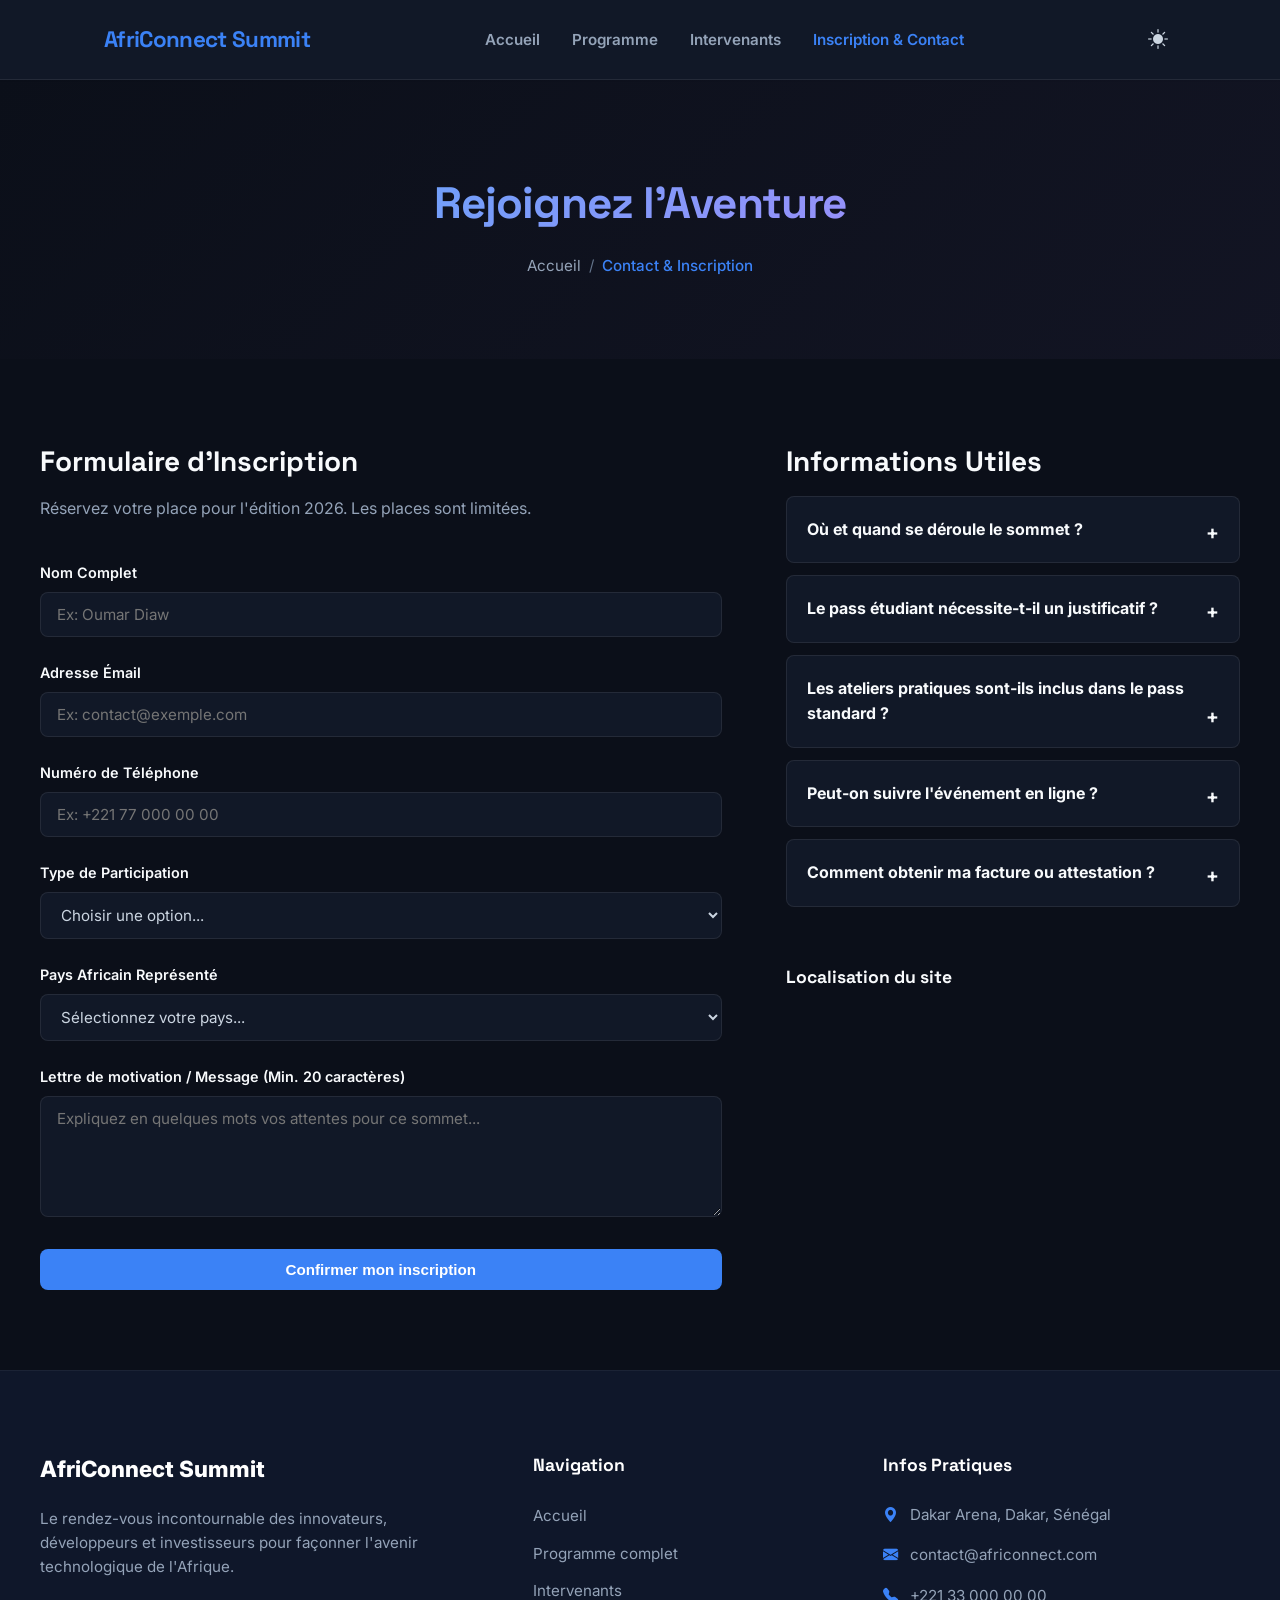
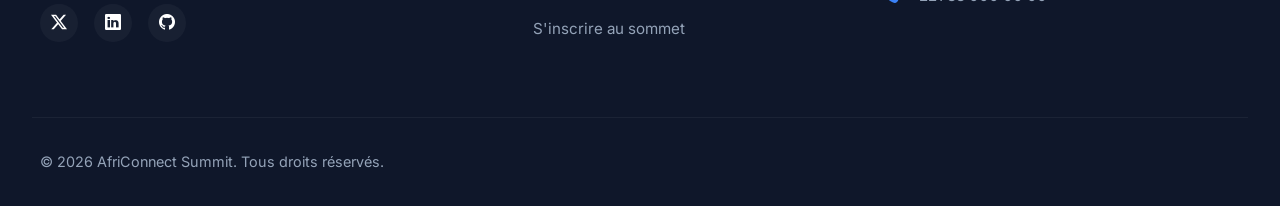
<file: contact.html>
<!DOCTYPE html>
<html lang="fr">

<head>
    <meta charset="UTF-8">
    <meta name="viewport" content="width=device-width, initial-scale=1.0">
    <title>Contact | AfriConnect Summit</title>
    <link rel="preconnect" href="https://fonts.googleapis.com">
    <link rel="preconnect" href="https://fonts.gstatic.com" crossorigin>
    <link
        href="https://fonts.googleapis.com/css2?family=Inter:wght@400;600;700;800;900&family=Space+Grotesk:wght@400;600;700&display=swap"
        rel="stylesheet">
    <link rel="stylesheet" href="https://cdn.jsdelivr.net/npm/bootstrap-icons@1.11.3/font/bootstrap-icons.min.css">
    <link rel="stylesheet" href="css/style.css">
</head>

<body>
    <header class="main-header">
        <!-- NAVBAR -->
        <nav class="navbar" aria-label="Navigation principale">
            <a class="navbar-brand" href="index.html">AfriConnect Summit</a>
            <ul class="nav-links">
                <li><a class="nav-link" href="index.html">Accueil</a></li>
                <li><a class="nav-link" href="programme.html">Programme</a></li>
                <li><a class="nav-link" href="intervenants.html">Intervenants</a></li>
                <li><a class="nav-link active" href="contact.html">Inscription & Contact</a></li>
            </ul>
            <div class="nav-actions">
                <button id="theme-toggle" aria-label="Changer de thème"><i class="bi bi-moon-fill"></i></button>
                <button id="hamburger-menu" aria-label="Ouvrir le menu mobile" aria-expanded="false">
                    <i class="bi bi-list"></i>
                </button>
            </div>
        </nav>
    </header>
    <main>
        <section class="internal-hero">
            <!-- HERO -->
            <div class="internal-hero-container">
                <h1>Rejoignez l'Aventure</h1>
                <nav class="breadcrumb" aria-label="Fil d'Ariane">
                    <ol>
                        <li><a href="index.html">Accueil</a></li>
                        <li aria-current="page">Contact & Inscription</li>
                    </ol>
                </nav>
            </div>
        </section>
        <section class="contact-section">
            <div class="contact-container">
                <!-- FORMULAIRE -->
                <div class="contact-form-column">
                    <h2>Formulaire d'Inscription</h2>
                    <p>Réservez votre place pour l'édition 2026. Les places sont limitées.</p>
                    <form id="registration-form" novalidate>
                        <div id="form-success-message" class="success-box">
                            <i class="bi bi-check-circle-fill"></i> Inscription validée avec succès ! Un e-mail de
                            confirmation vous a été envoyé.
                        </div>
                        <div class="form-group">
                            <label for="fullname">Nom Complet </label>
                            <input type="text" id="fullname" name="fullname" required placeholder="Ex: Oumar Diaw">
                            <span class="error-msg" id="error-fullname"></span>
                        </div>
                        <div class="form-group">
                            <label for="email">Adresse Émail</label>
                            <input type="email" id="email" name="email" required placeholder="Ex: contact@exemple.com">
                            <span class="error-msg" id="error-email"></span>
                        </div>
                        <div class="form-group">
                            <label for="phone">Numéro de Téléphone </label>
                            <input type="tel" id="phone" name="phone" required placeholder="Ex: +221 77 000 00 00">
                            <span class="error-msg" id="error-phone"></span>
                        </div>
                        <div class="form-group">
                            <label for="ticket-type">Type de Participation</label>
                            <select id="ticket-type" name="ticket-type" required>
                                <option value="" disabled selected>Choisir une option...</option>
                                <option value="standard">Pass Standard (Accès conférences)</option>
                                <option value="premium">Pass Premium (Ateliers + Networking)</option>
                                <option value="student">Pass Étudiant (Tarif réduit)</option>
                            </select>
                            <span class="error-msg" id="error-ticket-type"></span>
                        </div>
                        <div class="form-group">
                            <label for="country">Pays Africain Représenté</label>
                            <select id="country" name="country" required>
                                <option value="" disabled selected>Sélectionnez votre pays...</option>
                                <option value="SN">Sénégal</option>
                                <option value="CI">Côte d'Ivoire</option>
                                <option value="GH">Ghana</option>
                                <option value="CM">Cameroun</option>
                                <option value="MA">Maroc</option>
                                <option value="TN">Tunisie</option>
                                <option value="GN">Guinée</option>
                                <option value="NG">Nigeria</option>
                                <option value="CG">Congo</option>
                                <option value="BF">Burkina Faso</option>
                            </select>
                            <span class="error-msg" id="error-country"></span>
                        </div>
                        <div class="form-group">
                            <label for="motivation">Lettre de motivation / Message (Min. 20 caractères)</label>
                            <textarea id="motivation" name="motivation" rows="5" required
                                placeholder="Expliquez en quelques mots vos attentes pour ce sommet..."></textarea>
                            <span class="error-msg" id="error-motivation"></span>
                        </div>
                        <button type="submit" class="btn btn-primary btn-full">Confirmer mon inscription</button>
                    </form>
                </div>
                <!-- FAQ -->
                <div class="contact-info-column">
                    <h2>Informations Utiles</h2>
                    <div class="faq-accordion">
                        <div class="faq-item">
                            <input type="checkbox" id="faq-1" class="faq-toggle">
                            <label for="faq-1" class="faq-title">Où et quand se déroule le sommet ?</label>
                            <div class="faq-content">
                                <p>L'événement se tiendra du 29 au 31 octobre 2026 à la Dakar Arena au Sénégal.</p>
                            </div>
                        </div>
                        <div class="faq-item">
                            <input type="checkbox" id="faq-2" class="faq-toggle">
                            <label for="faq-2" class="faq-title">Le pass étudiant nécessite-t-il un justificatif
                                ?</label>
                            <div class="faq-content">
                                <p>Oui, une carte d'étudiant valide ou un certificat de scolarité de l'année en cours
                                    sera demandé à l'entrée.</p>
                            </div>
                        </div>
                        <div class="faq-item">
                            <input type="checkbox" id="faq-3" class="faq-toggle">
                            <label for="faq-3" class="faq-title">Les ateliers pratiques sont-ils inclus dans le pass
                                standard ?</label>
                            <div class="faq-content">
                                <p>Non, l'accès aux laboratoires techniques et aux ateliers nécessite un Pass Premium ou
                                    Étudiant.</p>
                            </div>
                        </div>
                        <div class="faq-item">
                            <input type="checkbox" id="faq-4" class="faq-toggle">
                            <label for="faq-4" class="faq-title">Peut-on suivre l'événement en ligne ?</label>
                            <div class="faq-content">
                                <p>L'édition 2026 se déroule exclusivement en présentiel pour favoriser les opportunités
                                    de réseautage.</p>
                            </div>
                        </div>
                        <div class="faq-item">
                            <input type="checkbox" id="faq-5" class="faq-toggle">
                            <label for="faq-5" class="faq-title">Comment obtenir ma facture ou attestation ?</label>
                            <div class="faq-content">
                                <p>Elle vous sera automatiquement transmise par e-mail immédiatement après la validation
                                    de votre formulaire.</p>
                            </div>
                        </div>
                    </div>
                    <div class="map-wrapper">
                        <h3>Localisation du site</h3>
                        <iframe
                            src="https://www.google.com/maps/embed?pb=!1m18!1m12!1m3!1d3858.941913075276!2d-17.227264823932402!3d14.715978974347783!2m3!1f0!2f0!3f0!3m2!1i1024!2i768!4f13.1!3m3!1m2!1s0xec1938fae5c3e55%3A0x7770bc143ea312b9!2sDakar%20Arena!5e0!3m2!1sfr!2ssn!4v1710000000000!5m2!1sfr!2ssn"
                            width="100%" height="250" style="border:0; border-radius: 8px;" allowfullscreen=""
                            loading="lazy" referrerpolicy="no-referrer-when-downgrade">
                        </iframe>
                    </div>
                </div>
            </div>
        </section>
    </main>
    <!-- FOOTER -->
    <footer class="main-footer">
        <div class="footer-container">
            <div class="footer-column branding">
                <span class="footer-logo">AfriConnect Summit</span>
                <p class="footer-desc">
                    Le rendez-vous incontournable des innovateurs, développeurs et investisseurs pour façonner l'avenir
                    technologique de l'Afrique.
                </p>
                <div class="social-links">
                    <a href="https://twitter.com" target="_blank" rel="noopener"
                        aria-label="Suivre AfriConnect sur X (Twitter)">
                        <i class="bi bi-twitter-x"></i>
                    </a>
                    <a href="https://linkedin.com" target="_blank" rel="noopener"
                        aria-label="Suivre AfriConnect sur LinkedIn">
                        <i class="bi bi-linkedin"></i>
                    </a>
                    <a href="https://github.com" target="_blank" rel="noopener"
                        aria-label="Voir le dépôt GitHub de l'événement">
                        <i class="bi bi-github"></i>
                    </a>
                </div>
            </div>
            <div class="footer-column links">
                <h3>Navigation</h3>
                <ul class="footer-menu">
                    <li><a href="index.html">Accueil</a></li>
                    <li><a href="programme.html">Programme complet</a></li>
                    <li><a href="intervenants.html">Intervenants</a></li>
                    <li><a href="contact.html">S'inscrire au sommet</a></li>
                </ul>
            </div>
            <div class="footer-column contact-info">
                <h3>Infos Pratiques</h3>
                <ul class="contact-list">
                    <li>
                        <i class="bi bi-geo-alt-fill" aria-hidden="true"></i>
                        <span>Dakar Arena, Dakar, Sénégal</span>
                    </li>
                    <li>
                        <i class="bi bi-envelope-fill" aria-hidden="true"></i>
                        <a href="mailto:contact@africonnect.com">contact@africonnect.com</a>
                    </li>
                    <li>
                        <i class="bi bi-telephone-fill" aria-hidden="true"></i>
                        <a href="tel:+221330000000">+221 33 000 00 00</a>
                    </li>
                </ul>
            </div>
        </div>
        <div class="footer-bottom">
            <div class="footer-bottom-container">
                <p>&copy; <span id="current-year"></span> AfriConnect Summit. Tous droits réservés.</p>
                <button id="scroll-top" class="scroll-to-top" aria-label="Retourner en haut de la page">
                    <i class="bi bi-arrow-up-short" aria-hidden="true"></i>
                </button>
            </div>
        </div>
    </footer>
    <script src="js/main.js"></script>
</body>

</html>
</file>
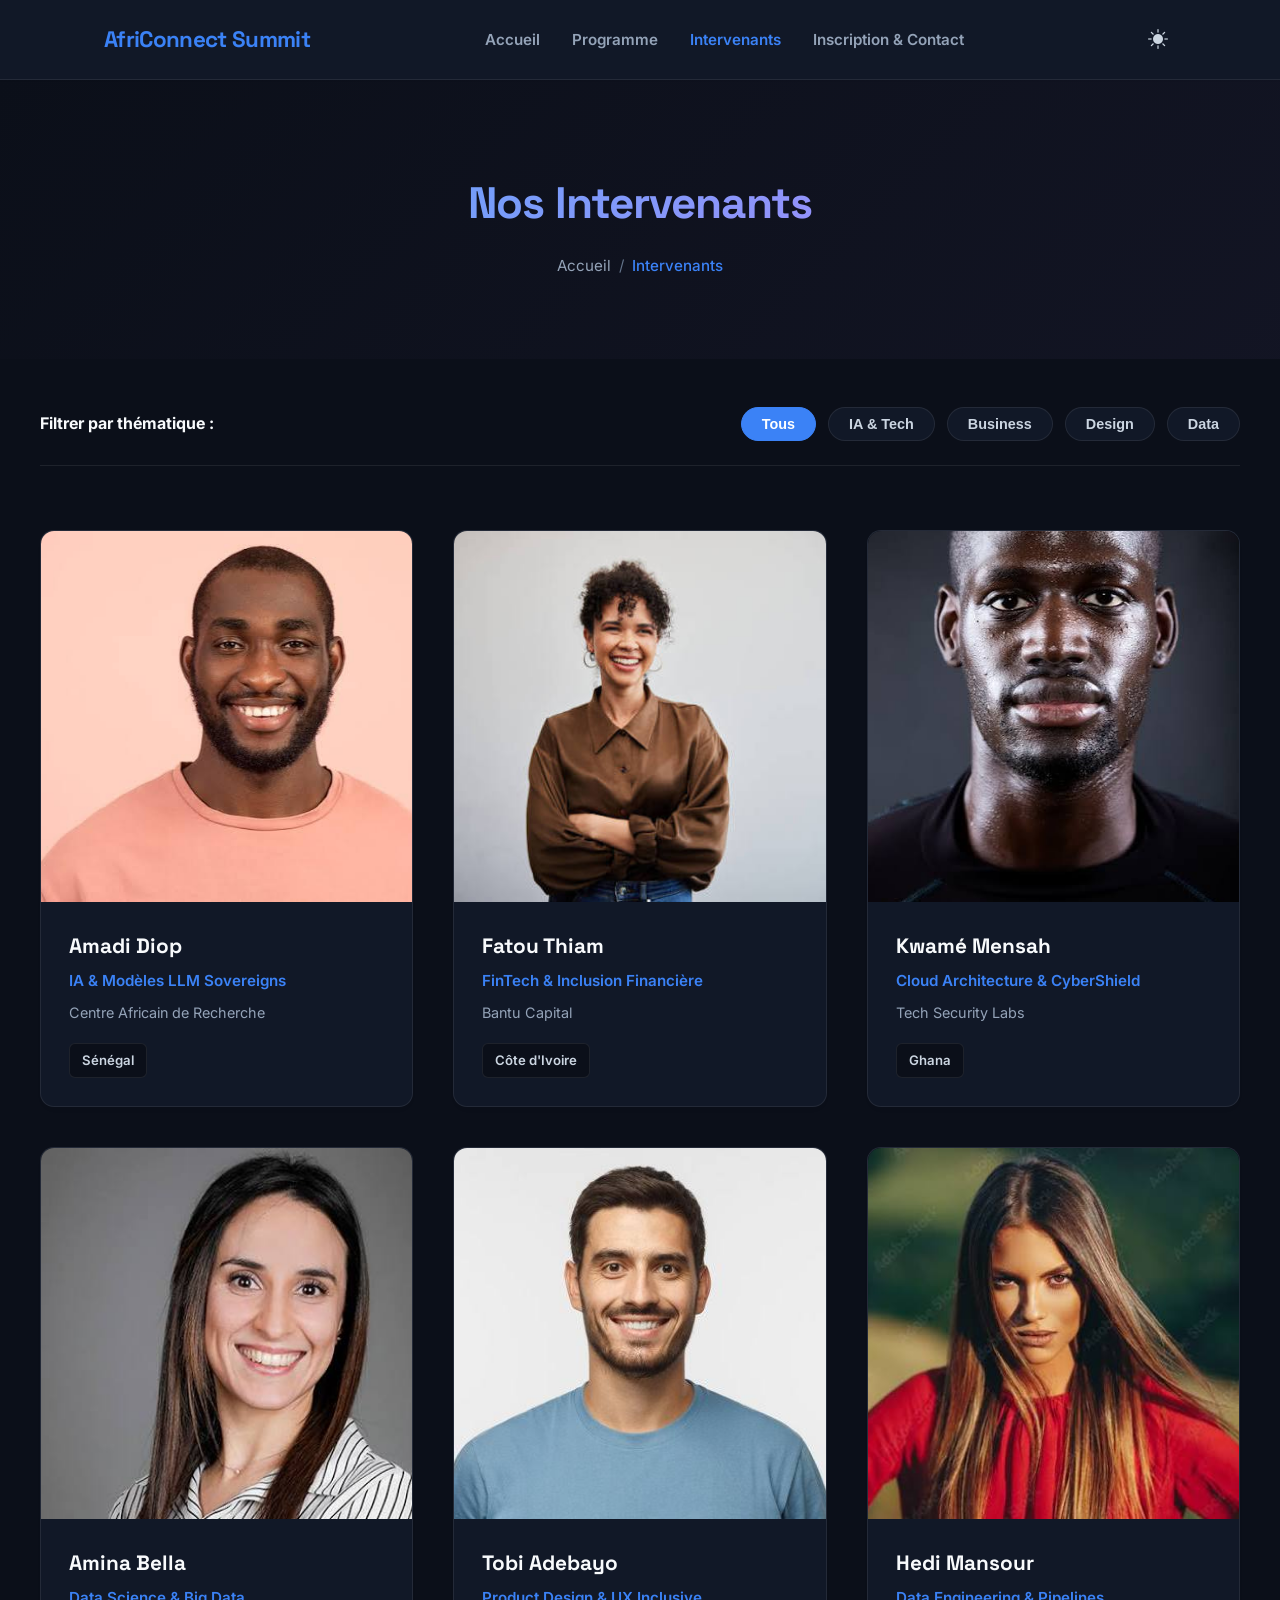
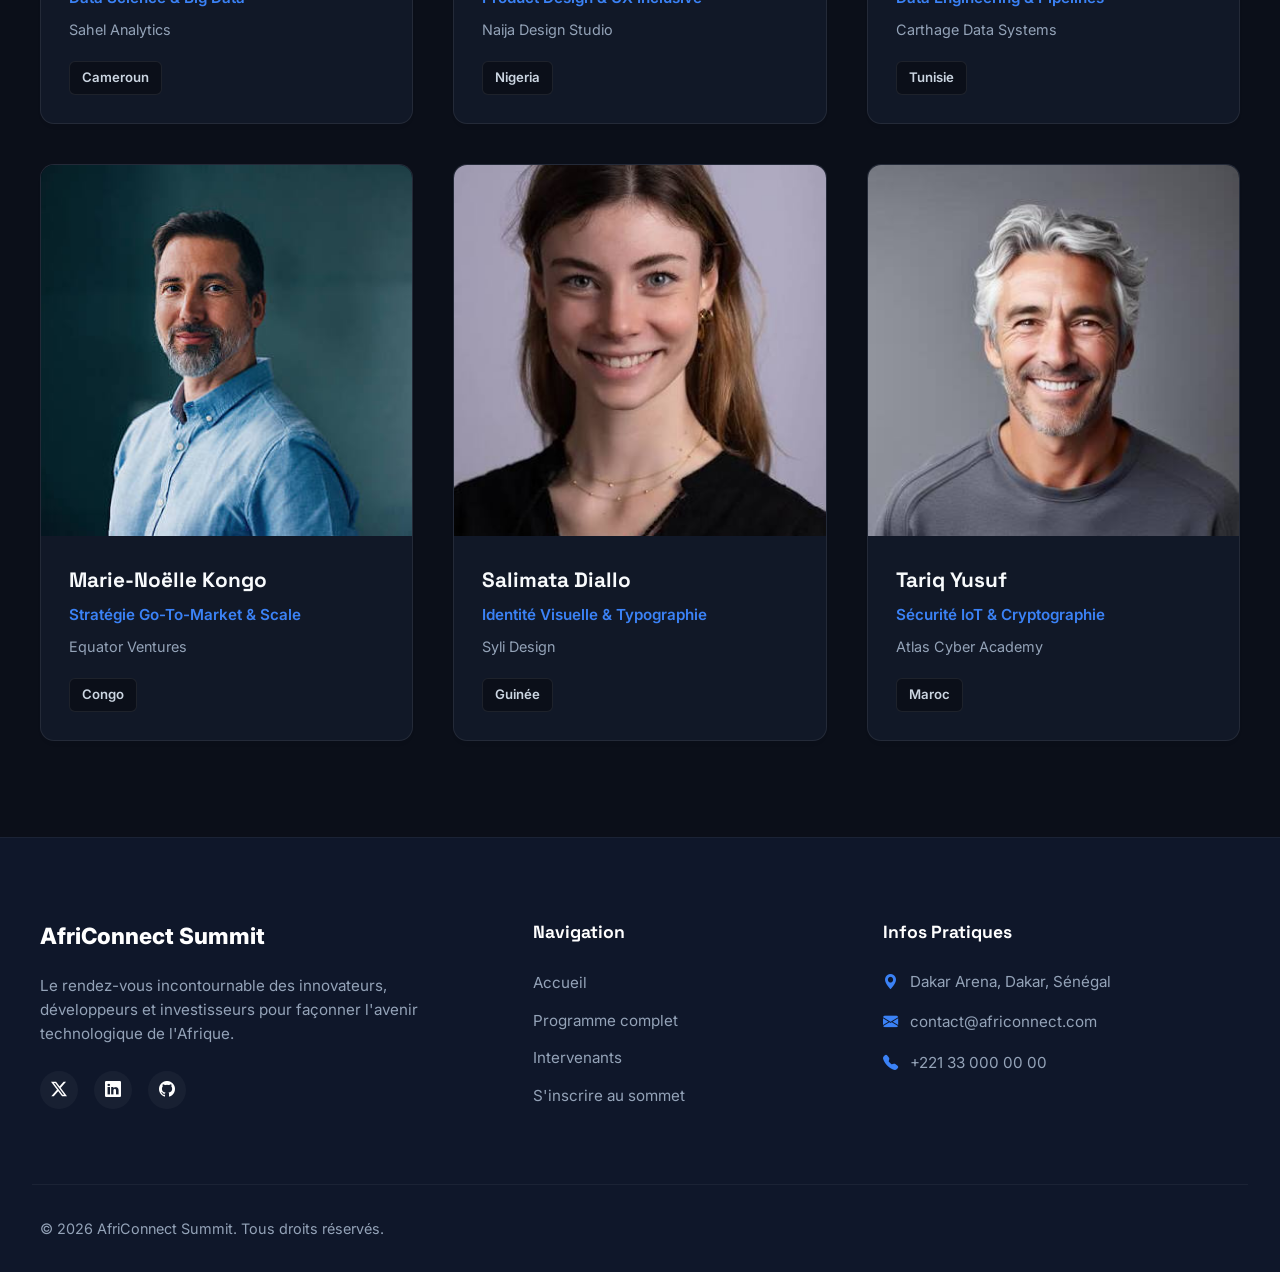
<file: intervenants.html>
<!DOCTYPE html>
<html lang="fr">

<head>
    <meta charset="UTF-8">
    <meta name="viewport" content="width=device-width, initial-scale=1.0">
    <title>Intervenants | AfriConnect Summit</title>
    <link rel="preconnect" href="https://fonts.googleapis.com">
    <link rel="preconnect" href="https://fonts.gstatic.com" crossorigin>
    <link
        href="https://fonts.googleapis.com/css2?family=Inter:wght@400;600;700;800;900&family=Space+Grotesk:wght@400;600;700&display=swap"
        rel="stylesheet">
    <link rel="stylesheet" href="https://cdn.jsdelivr.net/npm/bootstrap-icons@1.11.3/font/bootstrap-icons.min.css">
    <link rel="stylesheet" href="css/style.css">
</head>

<body>
    <header class="main-header">
        <!-- NAVBAR -->
        <nav class="navbar" aria-label="Navigation principale">
            <a class="navbar-brand" href="index.html">AfriConnect Summit</a>
            <ul class="nav-links">
                <li><a class="nav-link" href="index.html">Accueil</a></li>
                <li><a class="nav-link" href="programme.html">Programme</a></li>
                <li><a class="nav-link active" href="intervenants.html">Intervenants</a></li>
                <li><a class="nav-link" href="contact.html">Inscription & Contact</a></li>
            </ul>
            <div class="nav-actions">
                <button id="theme-toggle" aria-label="Changer de thème">
                    <i class="bi bi-moon-fill"></i>
                </button>
                <button id="hamburger-menu" aria-label="Ouvrir le menu mobile" aria-expanded="false">
                    <i class="bi bi-list"></i>
                </button>
            </div>
        </nav>
    </header>
    <main>
        <!-- HERO -->
        <section class="internal-hero">
            <div class="internal-hero-container">
                <h1>Nos Intervenants</h1>
                <nav class="breadcrumb" aria-label="Fil d'Ariane">
                    <ol>
                        <li><a href="index.html">Accueil</a></li>
                        <li aria-current="page">Intervenants</li>
                    </ol>
                </nav>
            </div>
        </section>

        <section class="filter-section">
            <!-- FILTRAGE -->
            <div class="filter-container">
                <p class="filter-title">Filtrer par thématique :</p>
                <div class="filter-buttons">
                    <button class="filter-btn active" data-filter="all">Tous</button>
                    <button class="filter-btn" data-filter="ia-tech">IA & Tech</button>
                    <button class="filter-btn" data-filter="business">Business</button>
                    <button class="filter-btn" data-filter="design">Design</button>
                    <button class="filter-btn" data-filter="data">Data</button>
                </div>
            </div>
        </section>
        <section class="speakers-section">
            <!-- INTERVENANTS -->
            <div class="speakers-section-container">
                <div class="speakers-grid">
                    <article class="speaker-card-full fade-in-scroll" data-category="ia-tech">
                        <div class="speaker-img-box">
                            <img src="images/photo1.jpg" alt="Photo de Amadi Diop, Expert en Intelligence Artificielle">
                        </div>
                        <div class="speaker-details">
                            <h3>Amadi Diop</h3>
                            <span class="speaker-spec">IA & Modèles LLM Sovereigns</span>
                            <p class="speaker-org">Centre Africain de Recherche</p>
                            <span class="speaker-tag">Sénégal</span>
                        </div>
                    </article>
                    <article class="speaker-card-full fade-in-scroll" data-category="business">
                        <div class="speaker-img-box">
                            <img src="images/photo2.jpg" alt="Photo de Fatou Thiam, Fondatrice FinTech">
                        </div>
                        <div class="speaker-details">
                            <h3>Fatou Thiam</h3>
                            <span class="speaker-spec">FinTech & Inclusion Financière</span>
                            <p class="speaker-org">Bantu Capital</p>
                            <span class="speaker-tag">Côte d'Ivoire</span>
                        </div>
                    </article>
                    <article class="speaker-card-full fade-in-scroll" data-category="ia-tech">
                        <div class="speaker-img-box">
                            <img src="images/photo3.jpg" alt="Photo de Kwamé Mensah, Architecte Sécurité">
                        </div>
                        <div class="speaker-details">
                            <h3>Kwamé Mensah</h3>
                            <span class="speaker-spec">Cloud Architecture & CyberShield</span>
                            <p class="speaker-org">Tech Security Labs</p>
                            <span class="speaker-tag">Ghana</span>
                        </div>
                    </article>
                    <article class="speaker-card-full fade-in-scroll" data-category="data">
                        <div class="speaker-img-box">
                            <img src="images/photo4.jpg" alt="Photo de Amina Bella, Spécialiste Data">
                        </div>
                        <div class="speaker-details">
                            <h3>Amina Bella</h3>
                            <span class="speaker-spec">Data Science & Big Data</span>
                            <p class="speaker-org">Sahel Analytics</p>
                            <span class="speaker-tag">Cameroun</span>
                        </div>
                    </article>
                    <article class="speaker-card-full fade-in-scroll" data-category="design">
                        <div class="speaker-img-box">
                            <img src="images/photo5.jpg" alt="Photo de Tobi Adebayo, UI/UX Designer">
                        </div>
                        <div class="speaker-details">
                            <h3>Tobi Adebayo</h3>
                            <span class="speaker-spec">Product Design & UX Inclusive</span>
                            <p class="speaker-org">Naija Design Studio</p>
                            <span class="speaker-tag">Nigeria</span>
                        </div>
                    </article>
                    <article class="speaker-card-full fade-in-scroll" data-category="data">
                        <div class="speaker-img-box">
                            <img src="images/photo6.jpg" alt="Photo de Hedi Mansour, Ingénieur de données">
                        </div>
                        <div class="speaker-details">
                            <h3>Hedi Mansour</h3>
                            <span class="speaker-spec">Data Engineering & Pipelines</span>
                            <p class="speaker-org">Carthage Data Systems</p>
                            <span class="speaker-tag">Tunisie</span>
                        </div>
                    </article>
                    <article class="speaker-card-full fade-in-scroll" data-category="business">
                        <div class="speaker-img-box">
                            <img src="images/photo7.jpg" alt="Photo de Marie-Noëlle Kongo, Consultante Stratégie">
                        </div>
                        <div class="speaker-details">
                            <h3>Marie-Noëlle Kongo</h3>
                            <span class="speaker-spec">Stratégie Go-To-Market & Scale</span>
                            <p class="speaker-org">Equator Ventures</p>
                            <span class="speaker-tag">Congo</span>
                        </div>
                    </article>
                    <article class="speaker-card-full fade-in-scroll" data-category="design">
                        <div class="speaker-img-box">
                            <img src="images/photo8.jpg" alt="Photo de Salimata Diallo, Brand Strategy Designer">
                        </div>
                        <div class="speaker-details">
                            <h3>Salimata Diallo</h3>
                            <span class="speaker-spec">Identité Visuelle & Typographie</span>
                            <p class="speaker-org">Syli Design</p>
                            <span class="speaker-tag">Guinée</span>
                        </div>
                    </article>
                    <article class="speaker-card-full fade-in-scroll" data-category="ia-tech">
                        <div class="speaker-img-box">
                            <img src="images/photo9.jpg" alt="Photo de Tariq Yusuf, Chercheur en Cybersécurité">
                        </div>
                        <div class="speaker-details">
                            <h3>Tariq Yusuf</h3>
                            <span class="speaker-spec">Sécurité IoT & Cryptographie</span>
                            <p class="speaker-org">Atlas Cyber Academy</p>
                            <span class="speaker-tag">Maroc</span>
                        </div>
                    </article>
                </div>
            </div>
        </section>
    </main>
    <!-- FOOTER -->
    <footer class="main-footer">
        <div class="footer-container">
            <div class="footer-column branding">
                <span class="footer-logo">AfriConnect Summit</span>
                <p class="footer-desc">
                    Le rendez-vous incontournable des innovateurs, développeurs et investisseurs pour façonner l'avenir
                    technologique de l'Afrique.
                </p>
                <div class="social-links">
                    <a href="https://twitter.com" target="_blank" rel="noopener"
                        aria-label="Suivre AfriConnect sur X (Twitter)">
                        <i class="bi bi-twitter-x"></i>
                    </a>
                    <a href="https://linkedin.com" target="_blank" rel="noopener"
                        aria-label="Suivre AfriConnect sur LinkedIn">
                        <i class="bi bi-linkedin"></i>
                    </a>
                    <a href="https://github.com" target="_blank" rel="noopener"
                        aria-label="Voir le dépôt GitHub de l'événement">
                        <i class="bi bi-github"></i>
                    </a>
                </div>
            </div>
            <div class="footer-column links">
                <h3>Navigation</h3>
                <ul class="footer-menu">
                    <li><a href="index.html">Accueil</a></li>
                    <li><a href="programme.html">Programme complet</a></li>
                    <li><a href="intervenants.html">Intervenants</a></li>
                    <li><a href="contact.html">S'inscrire au sommet</a></li>
                </ul>
            </div>
            <div class="footer-column contact-info">
                <h3>Infos Pratiques</h3>
                <ul class="contact-list">
                    <li>
                        <i class="bi bi-geo-alt-fill" aria-hidden="true"></i>
                        <span>Dakar Arena, Dakar, Sénégal</span>
                    </li>
                    <li>
                        <i class="bi bi-envelope-fill" aria-hidden="true"></i>
                        <a href="mailto:contact@africonnect.com">contact@africonnect.com</a>
                    </li>
                    <li>
                        <i class="bi bi-telephone-fill" aria-hidden="true"></i>
                        <a href="tel:+221330000000">+221 33 000 00 00</a>
                    </li>
                </ul>
            </div>
        </div>
        <div class="footer-bottom">
            <div class="footer-bottom-container">
                <p>&copy; <span id="current-year"></span> AfriConnect Summit. Tous droits réservés.</p>
                <button id="scroll-top" class="scroll-to-top" aria-label="Retourner en haut de la page">
                    <i class="bi bi-arrow-up-short" aria-hidden="true"></i>
                </button>
            </div>
        </div>
    </footer>

    <script src="js/main.js"></script>
</body>

</html>
</file>
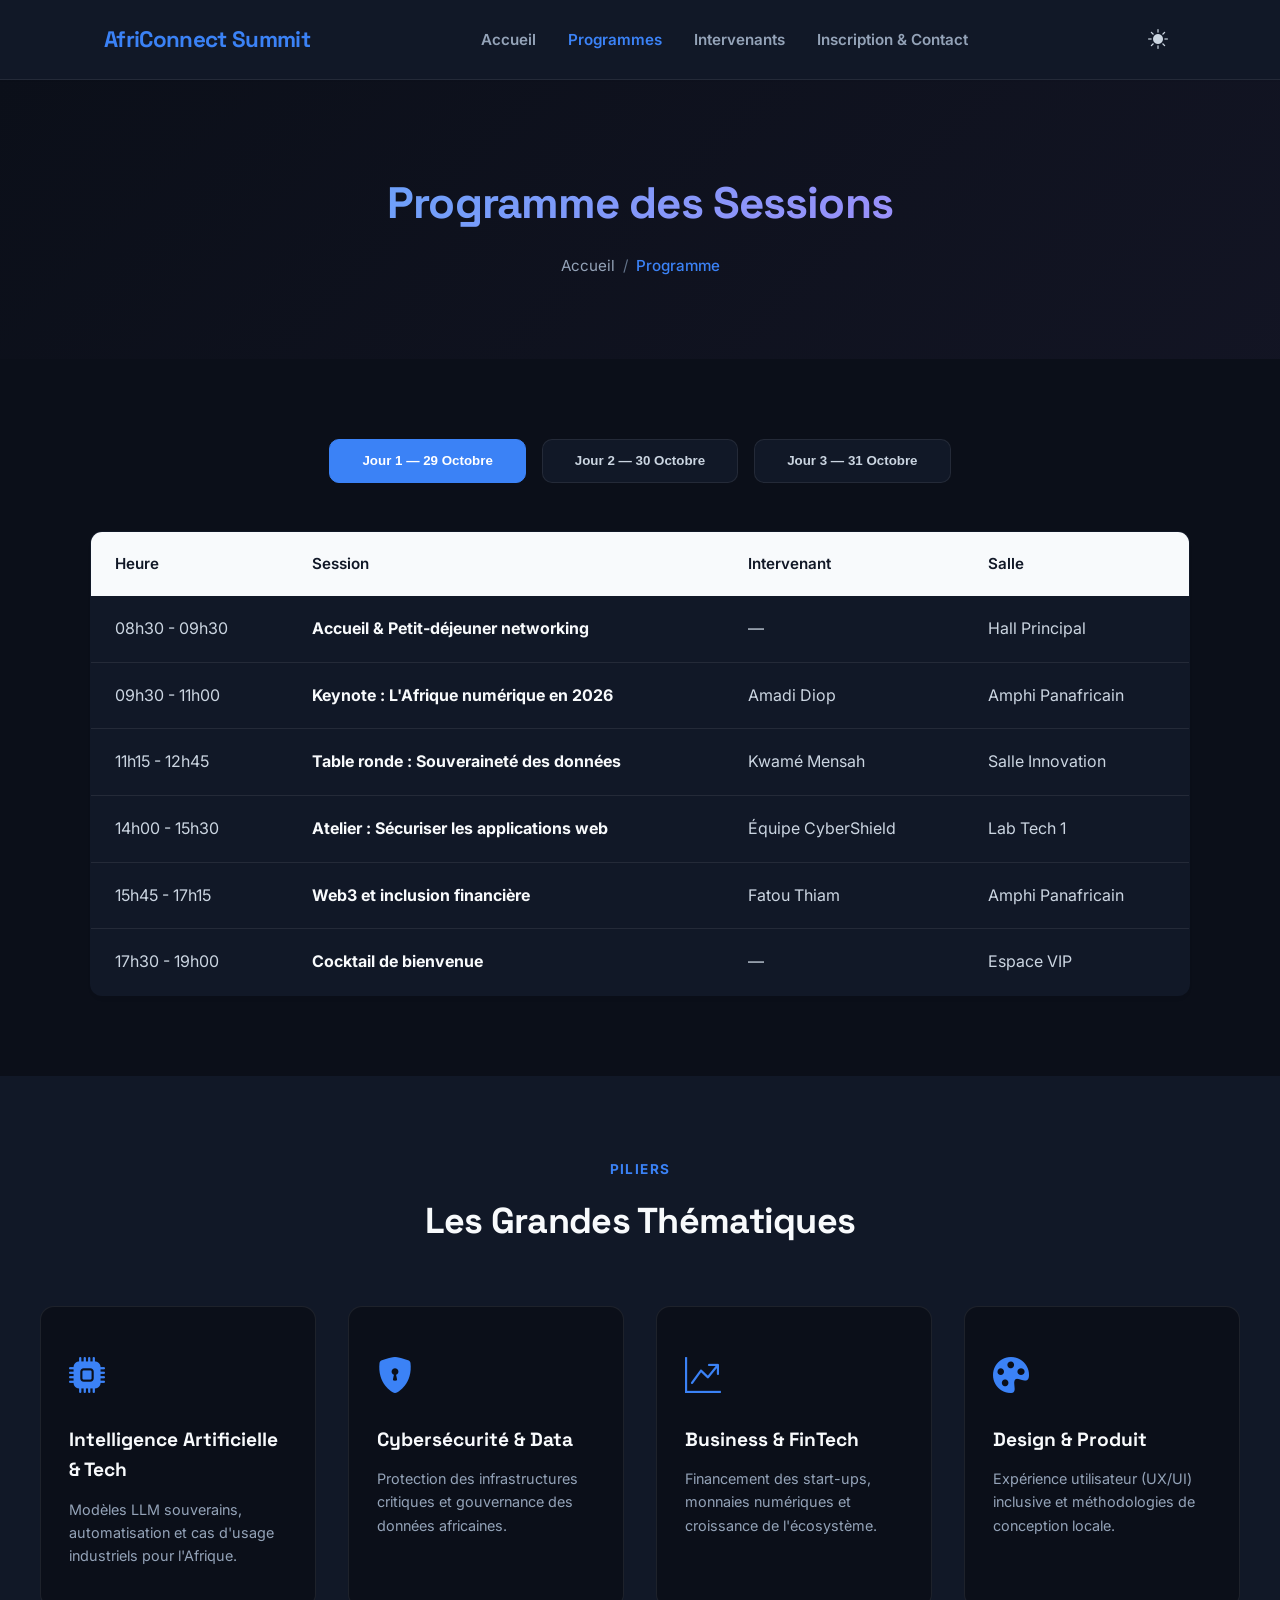
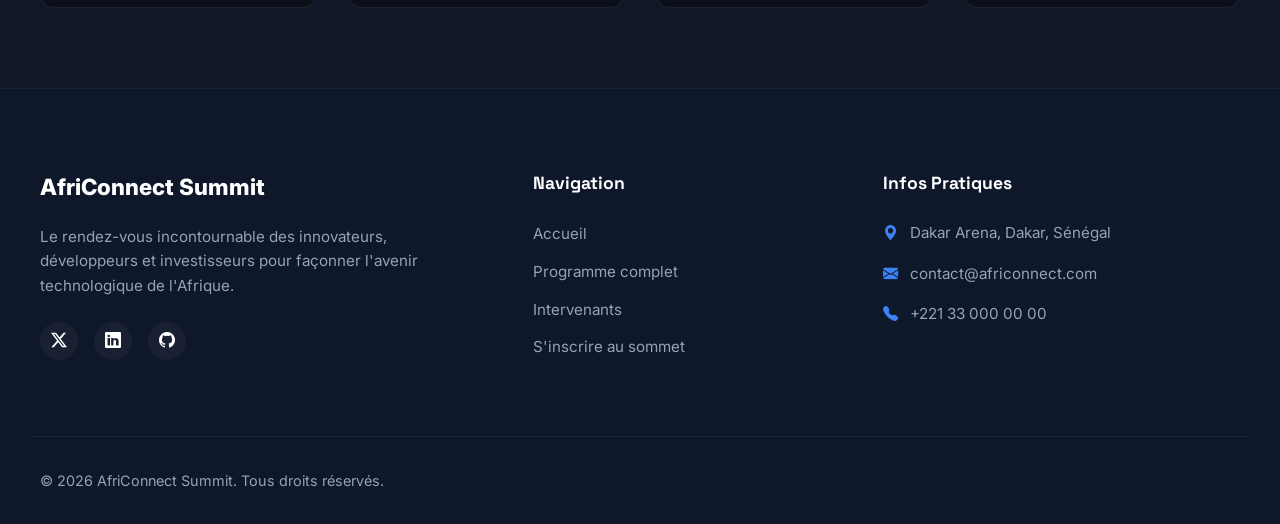
<file: programme.html>
<!DOCTYPE html>
<html lang="fr">

<head>
    <meta charset="UTF-8">
    <meta name="viewport" content="width=device-width, initial-scale=1.0">
    <title>Programme | AfriConnect Summit</title>
    <link rel="preconnect" href="https://fonts.googleapis.com">
    <link rel="preconnect" href="https://fonts.gstatic.com" crossorigin>
    <link
        href="https://fonts.googleapis.com/css2?family=Inter:wght@400;600;700;800;900&family=Space+Grotesk:wght@400;600;700&display=swap"
        rel="stylesheet">
    <link rel="stylesheet" href="https://cdn.jsdelivr.net/npm/bootstrap-icons@1.11.3/font/bootstrap-icons.min.css">
    <link rel="stylesheet" href="css/style.css">
</head>

<body>
    <header class="main-header">
        <!-- NAVBAR -->
        <nav class="navbar" aria-label="Navigation principale">
            <a href="index.html" class="navbar-brand">AfriConnect Summit</a>
            <ul class="nav-links">
                <li><a href="index.html" class="nav-link">Accueil</a></li>
                <li><a href="programme.html" class="nav-link active">Programmes</a></li>
                <li><a href="intervenants.html" class="nav-link">Intervenants</a></li>
                <li><a href="contact.html" class="nav-link">Inscription & Contact</a></li>
            </ul>
            <div class="nav-actions">
                <button id="theme-toggle" aria-label="Changer de thème"><i class="bi bi-moon-fill"></i></button>
                <button id="hamburger-menu" aria-label="Ouvrir le menu mobile" aria-expanded="false">
                    <i class="bi bi-list"></i>
                </button>
            </div>
        </nav>
    </header>
    <main>
        <!-- HERO -->
        <section class="internal-hero">
            <div class="internal-hero-container">
                <h1>Programme des Sessions</h1>
                <nav class="breadcrumb" aria-label="Fil d'Ariane">
                    <ol>
                        <li><a href="index.html">Accueil</a></li>
                        <li aria-current="page">Programme</li>
                    </ol>
                </nav>
            </div>
        </section>
<!-- PROGRAMME -->
        <section class="schedule-section">
            <div class="schedule-container">
                <div class="tab-container">
                    <button class="tab-btn active" data-day="day1">Jour 1 — 29 Octobre</button>
                    <button class="tab-btn" data-day="day2">Jour 2 — 30 Octobre</button>
                    <button class="tab-btn" data-day="day3">Jour 3 — 31 Octobre</button>
                </div>

                <div class="tab-content-wrapper">
                    <div id="day1" class="tab-pane active">
                        <table class="schedule-table">
                            <thead>
                                <tr>
                                    <th scope="col">Heure</th>
                                    <th scope="col">Session</th>
                                    <th scope="col">Intervenant</th>
                                    <th scope="col">Salle</th>
                                </tr>
                            </thead>
                            <tbody>
                                <tr>
                                    <td>08h30 - 09h30</td>
                                    <td class="session-title">Accueil & Petit-déjeuner networking</td>
                                    <td>—</td>
                                    <td>Hall Principal</td>
                                </tr>
                                <tr>
                                    <td>09h30 - 11h00</td>
                                    <td class="session-title">Keynote : L'Afrique numérique en 2026</td>
                                    <td>Amadi Diop</td>
                                    <td>Amphi Panafricain</td>
                                </tr>
                                <tr>
                                    <td>11h15 - 12h45</td>
                                    <td class="session-title">Table ronde : Souveraineté des données</td>
                                    <td>Kwamé Mensah</td>
                                    <td>Salle Innovation</td>
                                </tr>
                                <tr>
                                    <td>14h00 - 15h30</td>
                                    <td class="session-title">Atelier : Sécuriser les applications web</td>
                                    <td>Équipe CyberShield</td>
                                    <td>Lab Tech 1</td>
                                </tr>
                                <tr>
                                    <td>15h45 - 17h15</td>
                                    <td class="session-title">Web3 et inclusion financière</td>
                                    <td>Fatou Thiam</td>
                                    <td>Amphi Panafricain</td>
                                </tr>
                                <tr>
                                    <td>17h30 - 19h00</td>
                                    <td class="session-title">Cocktail de bienvenue</td>
                                    <td>—</td>
                                    <td>Espace VIP</td>
                                </tr>
                            </tbody>
                        </table>
                    </div>

                    <div id="day2" class="tab-pane">
                        <table class="schedule-table">
                            <thead>
                                <tr>
                                    <th scope="col">Heure</th>
                                    <th scope="col">Session</th>
                                    <th scope="col">Intervenant</th>
                                    <th scope="col">Salle</th>
                                </tr>
                            </thead>
                            <tbody>
                                <tr>
                                    <td>09h00 - 10h30</td>
                                    <td class="session-title">IA générative : Applications en Afrique</td>
                                    <td>Amadi Diop</td>
                                    <td>Amphi Panafricain</td>
                                </tr>
                                <tr>
                                    <td>10h45 - 12h15</td>
                                    <td class="session-title">Cloud computing et infrastructures</td>
                                    <td>Kwamé Mensah</td>
                                    <td>Salle Innovation</td>
                                </tr>
                                <tr>
                                    <td>12h15 - 14h00</td>
                                    <td class="session-title">Déjeuner & Networking</td>
                                    <td>—</td>
                                    <td>Espace Restauration</td>
                                </tr>
                                <tr>
                                    <td>14h00 - 15h30</td>
                                    <td class="session-title">FinTech : Révolution des paiements</td>
                                    <td>Fatou Thiam</td>
                                    <td>Amphi Panafricain</td>
                                </tr>
                                <tr>
                                    <td>15h45 - 17h15</td>
                                    <td class="session-title">Design centré utilisateur en Afrique</td>
                                    <td>Tobi Adebayo</td>
                                    <td>Lab Design</td>
                                </tr>
                                <tr>
                                    <td>17h30 - 19h00</td>
                                    <td class="session-title">Pitch des start-ups</td>
                                    <td>Jury d'investisseurs</td>
                                    <td>Amphi Panafricain</td>
                                </tr>
                            </tbody>
                        </table>
                    </div>

                    <div id="day3" class="tab-pane">
                        <table class="schedule-table">
                            <thead>
                                <tr>
                                    <th scope="col">Heure</th>
                                    <th scope="col">Session</th>
                                    <th scope="col">Intervenant</th>
                                    <th scope="col">Salle</th>
                                </tr>
                            </thead>
                            <tbody>
                                <tr>
                                    <td>09h00 - 10h30</td>
                                    <td class="session-title">Data Science et décision stratégique</td>
                                    <td>Amina Bella</td>
                                    <td>Amphi Panafricain</td>
                                </tr>
                                <tr>
                                    <td>10h45 - 12h15</td>
                                    <td class="session-title">Cybersécurité : Menaces et solutions</td>
                                    <td>Tariq Yusuf</td>
                                    <td>Salle Innovation</td>
                                </tr>
                                <tr>
                                    <td>12h15 - 14h00</td>
                                    <td class="session-title">Déjeuner & Networking</td>
                                    <td>—</td>
                                    <td>Espace Restauration</td>
                                </tr>
                                <tr>
                                    <td>14h00 - 15h30</td>
                                    <td class="session-title">Expérience utilisateur inclusive</td>
                                    <td>Salimata Diallo</td>
                                    <td>Lab Design</td>
                                </tr>
                                <tr>
                                    <td>15h45 - 17h15</td>
                                    <td class="session-title">Future of Work : Talents africains</td>
                                    <td>Marie-Noëlle Kongo</td>
                                    <td>Amphi Panafricain</td>
                                </tr>
                                <tr>
                                    <td>17h30 - 19h00</td>
                                    <td class="session-title">Clôture & Remise des prix</td>
                                    <td>Amadi Diop</td>
                                    <td>Amphi Panafricain</td>
                                </tr>
                            </tbody>
                        </table>
                    </div>
                </div>
            </div>
        </section>
<!-- THEMATIQUES -->
        <section class="themes-section">
            <div class="themes-container">
                <div class="section-header">
                    <span class="section-subtitle">Piliers</span>
                    <h2>Les Grandes Thématiques</h2>
                </div>
                <div class="themes-grid">
                    <div class="theme-card fade-in-scroll">
                        <i class="bi bi-cpu-fill"></i>
                        <h3>Intelligence Artificielle & Tech</h3>
                        <p>Modèles LLM souverains, automatisation et cas d'usage industriels pour l'Afrique.</p>
                    </div>
                    <div class="theme-card fade-in-scroll">
                        <i class="bi bi-shield-lock-fill"></i>
                        <h3>Cybersécurité & Data</h3>
                        <p>Protection des infrastructures critiques et gouvernance des données africaines.</p>
                    </div>
                    <div class="theme-card fade-in-scroll">
                        <i class="bi bi-graph-up-arrow"></i>
                        <h3>Business & FinTech</h3>
                        <p>Financement des start-ups, monnaies numériques et croissance de l'écosystème.</p>
                    </div>
                    <div class="theme-card fade-in-scroll">
                        <i class="bi bi-palette-fill"></i>
                        <h3>Design & Produit</h3>
                        <p>Expérience utilisateur (UX/UI) inclusive et méthodologies de conception locale.</p>
                    </div>
                </div>
            </div>
        </section>
    </main>
<!-- FOOTER -->
    <footer class="main-footer">
        <div class="footer-container">
            <div class="footer-column branding">
                <span class="footer-logo">AfriConnect Summit</span>
                <p class="footer-desc">
                    Le rendez-vous incontournable des innovateurs, développeurs et investisseurs pour façonner l'avenir
                    technologique de l'Afrique.
                </p>
                <div class="social-links">
                    <a href="https://twitter.com" target="_blank" rel="noopener"
                        aria-label="Suivre AfriConnect sur X (Twitter)">
                        <i class="bi bi-twitter-x"></i>
                    </a>
                    <a href="https://linkedin.com" target="_blank" rel="noopener"
                        aria-label="Suivre AfriConnect sur LinkedIn">
                        <i class="bi bi-linkedin"></i>
                    </a>
                    <a href="https://github.com" target="_blank" rel="noopener"
                        aria-label="Voir le dépôt GitHub de l'événement">
                        <i class="bi bi-github"></i>
                    </a>
                </div>
            </div>
            <div class="footer-column links">
                <h3>Navigation</h3>
                <ul class="footer-menu">
                    <li><a href="index.html">Accueil</a></li>
                    <li><a href="programme.html">Programme complet</a></li>
                    <li><a href="intervenants.html">Intervenants</a></li>
                    <li><a href="contact.html">S'inscrire au sommet</a></li>
                </ul>
            </div>
            <div class="footer-column contact-info">
                <h3>Infos Pratiques</h3>
                <ul class="contact-list">
                    <li>
                        <i class="bi bi-geo-alt-fill" aria-hidden="true"></i>
                        <span>Dakar Arena, Dakar, Sénégal</span>
                    </li>
                    <li>
                        <i class="bi bi-envelope-fill" aria-hidden="true"></i>
                        <a href="mailto:contact@africonnect.com">contact@africonnect.com</a>
                    </li>
                    <li>
                        <i class="bi bi-telephone-fill" aria-hidden="true"></i>
                        <a href="tel:+221330000000">+221 33 000 00 00</a>
                    </li>
                </ul>
            </div>
        </div>
        <div class="footer-bottom">
            <div class="footer-bottom-container">
                <p>&copy; <span id="current-year"></span> AfriConnect Summit. Tous droits réservés.</p>
                <button id="scroll-top" class="scroll-to-top" aria-label="Retourner en haut de la page">
                    <i class="bi bi-arrow-up-short" aria-hidden="true"></i>
                </button>
            </div>
        </div>
    </footer>

    <script src="js/main.js"></script>
</body>

</html>
</file>
<file: css/style.css>
@import url('https://fonts.googleapis.com/css2?family=Inter:wght@400;600;700;800;900&family=Space+Grotesk:wght@400;600;700&display=swap');

:root {
    --primary-color: #0f172a;
    --secondary-color: #2563eb;
    --text-main: #334155;
    --text-muted: #64748b;
    --bg-main: #f8fafc;
    --bg-surface: #ffffff;
    --border-color: rgba(0, 0, 0, 0.06);
    --success-color: #16a34a;
    --error-color: #dc2626;
    --font-primary: 'Space Grotesk', sans-serif;
    --font-secondary: 'Inter', sans-serif;
    --radius-sm: 8px;
    --radius-md: 12px;
    --radius-lg: 16px;
    --shadow-sm: 0 4px 6px -1px rgba(0, 0, 0, 0.02);
    --shadow-md: 0 10px 15px -3px rgba(0, 0, 0, 0.05);
    --transition-default: all 0.3s cubic-bezier(0.4, 0, 0.2, 1);
}

[data-theme="dark"] {
    --primary-color: #f8fafc;
    --secondary-color: #3b82f6;
    --text-main: #cbd5e1;
    --text-muted: #94a3b8;
    --bg-main: #0b0f19;
    --bg-surface: #111827;
    --border-color: rgba(255, 255, 255, 0.08);
}

* {
    box-sizing: border-box;
    margin: 0;
    padding: 0;
}

body {
    font-family: var(--font-secondary);
    background-color: var(--bg-main);
    color: var(--text-main);
    line-height: 1.6;
    overflow-x: hidden;
}

h1,
h2,
h3,
.navbar-brand,
.hero-title {
    font-family: var(--font-primary);
}

a {
    text-decoration: none;
    color: inherit;
}

ul,
ol {
    list-style: none;
}

img {
    max-width: 100%;
    height: auto;
    display: block;
}

.main-header {
    position: fixed;
    top: 0;
    left: 0;
    width: 100%;
    z-index: 1000;
    background-color: var(--bg-surface);
    border-bottom: 1px solid var(--border-color);
    box-shadow: 0 1px 3px rgba(0, 0, 0, 0.02);
    transition: var(--transition-default);
}

.main-header.scrolled {
    background-color: var(--bg-surface);
    box-shadow: var(--shadow-md);
    backdrop-filter: blur(12px);
    border-bottom: 1px solid var(--border-color);
}

.navbar {
    max-width: 1200px;
    margin: 0 auto;
    padding: 1.25rem 2rem;
    display: flex;
    align-items: center;
    justify-content: space-between;
}

.navbar-brand {
    font-size: 1.4rem;
    font-weight: 800;
    color: var(--secondary-color);
    letter-spacing: -0.03em;
}

.nav-links {
    display: flex;
    gap: 2rem;
}

.nav-link {
    font-weight: 600;
    font-size: 0.95rem;
    color: var(--text-muted);
    transition: color 0.3s ease;
}

.nav-link:hover,
.nav-link.active {
    color: var(--secondary-color);
}

.nav-actions {
    display: flex;
    align-items: center;
    gap: 1rem;
}

.nav-actions button {
    background: none;
    border: none;
    color: var(--text-main);
    font-size: 1.25rem;
    cursor: pointer;
    padding: 0.5rem;
    border-radius: 8px;
    transition: background-color 0.3s ease;
}

.nav-actions button:hover {
    background-color: var(--bg-main);
}

#hamburger-menu {
    display: none;
}

main {
    margin-top: 72px;
}

.internal-hero {
    background: linear-gradient(135deg, #0f172a 0%, #1e293b 50%, #0f172a 100%);
    background-size: 400% 400%;
    color: #ffffff;
    padding: 5rem 2rem 4rem 2rem;
    text-align: center;
    animation: heroBgShift 8s ease-in-out infinite;
}

[data-theme="dark"] .internal-hero {
    background: linear-gradient(135deg, #0b0f19 0%, #1a1a2e 50%, #0b0f19 100%);
    background-size: 400% 400%;
    animation: heroBgShift 8s ease-in-out infinite;
}

@keyframes heroBgShift {
    0% {
        background-position: 0% 50%;
    }

    50% {
        background-position: 100% 50%;
    }

    100% {
        background-position: 0% 50%;
    }
}

.internal-hero-container {
    max-width: 800px;
    margin: 0 auto;
}

.internal-hero h1 {
    font-size: 2.75rem;
    font-weight: 800;
    margin-bottom: 1rem;
    letter-spacing: -0.02em;
    font-family: var(--font-primary);
    background: linear-gradient(135deg, #3b82f6, #60a5fa, #8b5cf6, #3b82f6);
    background-size: 300% 300%;
    -webkit-background-clip: text;
    -webkit-text-fill-color: transparent;
    animation: gradientShift 4s ease-in-out infinite, pulseGlow 3s ease-in-out infinite;
}

[data-theme="dark"] .internal-hero h1 {
    background: linear-gradient(135deg, #60a5fa, #a78bfa, #f472b6, #60a5fa);
    background-size: 300% 300%;
    -webkit-background-clip: text;
    -webkit-text-fill-color: transparent;
    animation: gradientShift 4s ease-in-out infinite, pulseGlow 3s ease-in-out infinite;
}

.internal-hero h1 span {
    -webkit-text-fill-color: initial;
}

@keyframes gradientShift {
    0% {
        background-position: 0% 50%;
    }

    50% {
        background-position: 100% 50%;
    }

    100% {
        background-position: 0% 50%;
    }
}

@keyframes pulseGlow {

    0%,
    100% {
        filter: drop-shadow(0 0 10px rgba(59, 130, 246, 0.2));
        transform: scale(1);
    }

    50% {
        filter: drop-shadow(0 0 25px rgba(59, 130, 246, 0.4));
        transform: scale(1.02);
    }
}

.breadcrumb ol {
    display: flex;
    justify-content: center;
    gap: 0.5rem;
    font-size: 0.95rem;
}

.breadcrumb li a {
    color: #94a3b8;
    transition: color 0.3s ease;
}

.breadcrumb li a:hover {
    color: #ffffff;
}

.breadcrumb li[aria-current="page"] {
    color: #3b82f6;
    font-weight: 500;
}

.breadcrumb li:not(:last-child)::after {
    content: '/';
    margin-left: 0.5rem;
    color: #64748b;
}

.section-header {
    text-align: center;
    max-width: 700px;
    margin: 0 auto 3.5rem auto;
}

.section-subtitle {
    display: inline-block;
    color: var(--secondary-color);
    font-weight: 700;
    font-size: 0.85rem;
    text-transform: uppercase;
    letter-spacing: 0.1em;
    margin-bottom: 0.75rem;
}

.section-header h2 {
    font-size: 2.25rem;
    color: var(--primary-color);
    font-weight: 800;
    letter-spacing: -0.02em;
    margin-bottom: 1rem;
}

.section-header p {
    color: var(--text-muted);
    font-size: 1.1rem;
}

.btn {
    display: inline-flex;
    align-items: center;
    justify-content: center;
    padding: 0.75rem 1.75rem;
    border-radius: 8px;
    font-weight: 600;
    font-size: 0.95rem;
    transition: var(--transition-default);
    cursor: pointer;
    border: none;
}

.btn-primary {
    background-color: var(--secondary-color);
    color: #ffffff;
}

.btn-primary:hover {
    opacity: 0.95;
    transform: translateY(-1px);
}

.btn-secondary {
    background-color: #ffffff;
    color: #0f172a;
    border: 1px solid rgba(0, 0, 0, 0.1);
}

.btn-secondary:hover {
    background-color: #f1f5f9;
    transform: translateY(-1px);
}

.btn-outline {
    display: inline-flex;
    padding: 0.75rem 2rem;
    border: 2px solid var(--secondary-color);
    color: var(--secondary-color);
    border-radius: 8px;
    font-weight: 600;
    transition: var(--transition-default);
}

.btn-outline:hover {
    background-color: var(--secondary-color);
    color: #ffffff;
}

.btn-full {
    width: 100%;
}

.hero-section {
    position: relative;
    background: url('../images/hero-bg.jpg') center/cover no-repeat;
    padding: 8rem 2rem 6rem 2rem;
    color: #ffffff;
    text-align: center;
    overflow: hidden;
}

.hero-overlay {
    position: absolute;
    top: 0;
    left: 0;
    width: 100%;
    height: 100%;
    background: radial-gradient(circle at center, rgba(15, 23, 42, 0.7) 0%, #0f172a 100%);
    z-index: 1;
}

.hero-container {
    position: relative;
    z-index: 2;
    max-width: 900px;
    margin: 0 auto;
}

.hero-badge {
    display: inline-block;
    padding: 0.5rem 1.25rem;
    background: linear-gradient(135deg, rgba(37, 99, 235, 0.15), rgba(139, 92, 246, 0.15));
    border: 1px solid rgba(37, 99, 235, 0.3);
    color: #60a5fa;
    border-radius: 30px;
    font-size: 0.85rem;
    font-weight: 600;
    margin-bottom: 2rem;
    animation: fadeInDown 1s ease-out;
}

@keyframes fadeInDown {
    0% {
        opacity: 0;
        transform: translateY(-30px);
    }

    100% {
        opacity: 1;
        transform: translateY(0);
    }
}

.hero-title {
    font-size: 3.5rem;
    font-weight: 800;
    line-height: 1.15;
    letter-spacing: -0.03em;
    margin-bottom: 1.5rem;
    font-family: var(--font-primary);
    background: linear-gradient(135deg, #ffffff, #94a3b8, #ffffff);
    background-size: 200% 200%;
    -webkit-background-clip: text;
    -webkit-text-fill-color: transparent;
    animation: shimmerText 5s ease-in-out infinite, floatText 4s ease-in-out infinite;
}

[data-theme="dark"] .hero-title {
    background: linear-gradient(135deg, #f8fafc, #60a5fa, #a78bfa, #f8fafc);
    background-size: 300% 300%;
    -webkit-background-clip: text;
    -webkit-text-fill-color: transparent;
    animation: gradientShift 5s ease-in-out infinite, floatText 4s ease-in-out infinite;
}

.hero-title .text-gradient {
    background: linear-gradient(135deg, #3b82f6, #60a5fa, #8b5cf6);
    background-size: 300% 300%;
    -webkit-background-clip: text;
    -webkit-text-fill-color: transparent;
    animation: gradientShift 3s ease-in-out infinite;
    display: inline-block;
}

@keyframes shimmerText {
    0% {
        background-position: -200% center;
    }

    100% {
        background-position: 200% center;
    }
}

@keyframes floatText {

    0%,
    100% {
        transform: translateY(0px);
    }

    50% {
        transform: translateY(-6px);
    }
}

.hero-container p {
    font-size: 1.1rem;
    color: #94a3b8;
    margin-bottom: 2.5rem;
    animation: fadeInUp 1.2s ease-out 0.3s both;
}

.hero-actions {
    display: flex;
    justify-content: center;
    gap: 1.25rem;
    margin-bottom: 4rem;
    animation: fadeInUp 1.2s ease-out 0.6s both;
}

.countdown-wrapper {
    background-color: rgba(255, 255, 255, 0.03);
    border: 1px solid rgba(255, 255, 255, 0.08);
    backdrop-filter: blur(8px);
    border-radius: 16px;
    padding: 2rem;
    max-width: 550px;
    margin: 0 auto;
    animation: fadeInUp 1.2s ease-out 0.9s both;
}

@keyframes fadeInUp {
    0% {
        opacity: 0;
        transform: translateY(40px);
    }

    100% {
        opacity: 1;
        transform: translateY(0);
    }
}

.countdown-title {
    font-size: 0.95rem !important;
    font-weight: 600;
    color: #94a3b8;
    margin-bottom: 1.25rem !important;
}

.countdown-container {
    display: flex;
    justify-content: space-around;
}

.countdown-box {
    display: flex;
    flex-direction: column;
    align-items: center;
}

.countdown-number {
    font-size: 2.5rem;
    font-weight: 800;
    color: #ffffff;
    line-height: 1;
}

.countdown-label {
    font-size: 0.8rem;
    color: #64748b;
    text-transform: uppercase;
    font-weight: 600;
    margin-top: 0.5rem;
}

.stats-section {
    padding: 5rem 2rem;
    background-color: var(--bg-main);
}

.stats-container {
    max-width: 1200px;
    margin: 0 auto;
}

.stats-grid {
    display: grid;
    grid-template-columns: repeat(4, 1fr);
    gap: 2rem;
}

.stat-card {
    background-color: var(--bg-surface);
    border-radius: 12px;
    padding: 2.25rem;
    text-align: center;
    border: 1px solid var(--border-color);
    box-shadow: var(--shadow-sm);
    transition: var(--transition-default);
}

.stat-card:hover {
    transform: translateY(-4px);
    box-shadow: var(--shadow-md);
}

.stat-icon-wrapper {
    font-size: 2rem;
    color: var(--secondary-color);
    margin-bottom: 1rem;
}

.stat-number {
    display: block;
    font-size: 2.5rem;
    font-weight: 800;
    color: var(--primary-color);
    line-height: 1.2;
    margin-bottom: 0.25rem;
}

.stat-label {
    font-size: 0.95rem;
    color: var(--text-muted);
    font-weight: 500;
}

.features-section {
    padding: 5rem 2rem;
    background-color: var(--bg-surface);
}

.features-container {
    max-width: 1200px;
    margin: 0 auto;
}

.features-flex-container {
    display: grid;
    grid-template-columns: repeat(3, 1fr);
    gap: 2.5rem;
}

.feature-card {
    background-color: var(--bg-main);
    border-radius: 14px;
    padding: 2.5rem 2rem;
    border: 1px solid var(--border-color);
    transition: var(--transition-default);
}

.feature-card:hover {
    transform: translateY(-4px);
    box-shadow: var(--shadow-md);
}

.feature-icon-box {
    width: 50px;
    height: 50px;
    background-color: rgba(37, 99, 235, 0.1);
    color: var(--secondary-color);
    border-radius: 10px;
    display: flex;
    align-items: center;
    justify-content: center;
    font-size: 1.5rem;
    margin-bottom: 1.5rem;
}

.feature-card h3 {
    font-size: 1.3rem;
    color: var(--primary-color);
    margin-bottom: 1rem;
    font-weight: 700;
}

.feature-card p {
    color: var(--text-muted);
    font-size: 0.95rem;
}

.speakers-preview-section {
    padding: 5rem 2rem;
    background-color: var(--bg-main);
}

.speakers-preview-container {
    max-width: 1200px;
    margin: 0 auto;
}

.speakers-grid {
    display: grid;
    grid-template-columns: repeat(4, 1fr);
    gap: 2rem;
}

.speaker-card {
    background-color: var(--bg-surface);
    border-radius: 12px;
    overflow: hidden;
    border: 1px solid var(--border-color);
    transition: var(--transition-default);
}

.speaker-card:hover {
    transform: translateY(-4px);
    box-shadow: var(--shadow-md);
}

.speaker-image-wrapper {
    position: relative;
    width: 100%;
    padding-top: 110%;
    background-color: #f1f5f9;
}

.speaker-image-wrapper img {
    position: absolute;
    top: 0;
    left: 0;
    width: 100%;
    height: 100%;
    object-fit: cover;
}

.speaker-info {
    padding: 1.25rem;
}

.speaker-info h3 {
    font-size: 1.15rem;
    color: var(--primary-color);
    margin-bottom: 0.25rem;
}

.speaker-role {
    font-size: 0.9rem;
    color: var(--secondary-color);
    font-weight: 600;
    margin-bottom: 0.5rem;
}

.speaker-country {
    font-size: 0.85rem;
    color: var(--text-muted);
}

.section-footer-action {
    text-align: center;
    margin-top: 3.5rem;
}

.sponsors-section {
    padding: 5rem 2rem;
    background-color: var(--bg-surface);
    border-top: 1px solid var(--border-color);
}

.sponsors-container {
    max-width: 1100px;
    margin: 0 auto;
}

.sponsors-tier {
    margin-bottom: 3.5rem;
    text-align: center;
}

.sponsors-tier h3 {
    font-size: 1.1rem;
    color: var(--text-muted);
    text-transform: uppercase;
    letter-spacing: 0.05em;
    margin-bottom: 1.75rem;
    position: relative;
}

.sponsors-flex-row {
    display: flex;
    justify-content: center;
    align-items: center;
    flex-wrap: wrap;
    gap: 3rem;
}

.sponsor-logo-box {
    background-color: var(--bg-main);
    border-radius: 8px;
    padding: 1.5rem 2.5rem;
    display: flex;
    align-items: center;
    justify-content: center;
    border: 1px solid var(--border-color);
    min-width: 180px;
    height: 90px;
    transition: var(--transition-default);
}

.sponsor-logo-box:hover {
    transform: translateY(-2px);
    box-shadow: var(--shadow-sm);
}

.sponsor-logo-box img {
    max-height: 50px;
    max-width: 140px;
    object-fit: contain;
    filter: grayscale(1);
    opacity: 0.7;
    transition: var(--transition-default);
}

.sponsor-logo-box:hover img {
    filter: grayscale(0);
    opacity: 1;
}

.gold-tier .sponsor-logo-box {
    min-width: 220px;
    height: 110px;
}

.gold-tier .sponsor-logo-box img {
    max-height: 65px;
    max-width: 170px;
}

.filter-section {
    padding: 3rem 2rem 1rem 2rem;
    background-color: var(--bg-main);
}

.filter-container {
    max-width: 1200px;
    margin: 0 auto;
    display: flex;
    align-items: center;
    justify-content: space-between;
    flex-wrap: wrap;
    gap: 1.5rem;
    border-bottom: 1px solid var(--border-color);
    padding-bottom: 1.5rem;
}

.filter-title {
    font-weight: 700;
    color: var(--primary-color);
}

.filter-buttons {
    display: flex;
    flex-wrap: wrap;
    gap: 0.75rem;
}

.filter-btn {
    background-color: var(--bg-surface);
    border: 1px solid var(--border-color);
    color: var(--text-main);
    padding: 0.5rem 1.25rem;
    border-radius: 30px;
    cursor: pointer;
    font-weight: 600;
    font-size: 0.9rem;
    transition: var(--transition-default);
}

.filter-btn:hover {
    border-color: var(--secondary-color);
    color: var(--secondary-color);
}

.filter-btn.active {
    background-color: var(--secondary-color);
    border-color: var(--secondary-color);
    color: #ffffff;
}

.speakers-section {
    padding: 3rem 2rem 6rem 2rem;
    background-color: var(--bg-main);
}

.speakers-section-container {
    max-width: 1200px;
    margin: 0 auto;
}

.speakers-section-container .speakers-grid {
    grid-template-columns: repeat(3, 1fr);
    gap: 2.5rem;
}

.speaker-card-full {
    background-color: var(--bg-surface);
    border-radius: 14px;
    overflow: hidden;
    box-shadow: var(--shadow-sm);
    border: 1px solid var(--border-color);
    transition: var(--transition-default);
}

.speaker-card-full:hover {
    transform: translateY(-5px);
    box-shadow: var(--shadow-md);
}

.speaker-img-box {
    position: relative;
    width: 100%;
    padding-top: 100%;
    background-color: var(--bg-main);
    overflow: hidden;
}

.speaker-img-box img {
    position: absolute;
    top: 0;
    left: 0;
    width: 100%;
    height: 100%;
    object-fit: cover;
}

.speaker-details {
    padding: 1.75rem;
}

.speaker-details h3 {
    font-size: 1.3rem;
    color: var(--primary-color);
    margin-bottom: 0.35rem;
    font-weight: 700;
}

.speaker-spec {
    display: block;
    font-size: 0.95rem;
    color: var(--secondary-color);
    font-weight: 600;
    margin-bottom: 0.5rem;
}

.speaker-org {
    font-size: 0.9rem;
    color: var(--text-muted);
    margin-bottom: 1.2rem;
}

.speaker-tag {
    display: inline-block;
    padding: 0.35rem 0.75rem;
    background-color: var(--bg-main);
    color: var(--text-main);
    border-radius: 6px;
    font-size: 0.825rem;
    font-weight: 600;
    border: 1px solid var(--border-color);
}

.schedule-section {
    padding: 5rem 2rem;
    background-color: var(--bg-main);
}

.schedule-container {
    max-width: 1100px;
    margin: 0 auto;
}

.tab-container {
    display: flex;
    justify-content: center;
    gap: 1rem;
    margin-bottom: 3rem;
}

.tab-btn {
    padding: 0.85rem 2rem;
    background-color: var(--bg-surface);
    border: 1px solid var(--border-color);
    color: var(--text-main);
    font-weight: 700;
    border-radius: 10px;
    cursor: pointer;
    transition: var(--transition-default);
}

.tab-btn.active,
.tab-btn:hover {
    background-color: var(--secondary-color);
    color: #ffffff;
    border-color: var(--secondary-color);
}

.tab-pane {
    display: none;
}

.tab-pane.active {
    display: block;
}

.schedule-table {
    width: 100%;
    border-collapse: collapse;
    background-color: var(--bg-surface);
    border-radius: 12px;
    overflow: hidden;
    box-shadow: var(--shadow-sm);
    border: 1px solid var(--border-color);
}

.schedule-table th,
.schedule-table td {
    padding: 1.25rem 1.5rem;
    text-align: left;
}

.schedule-table th {
    background-color: var(--primary-color);
    color: var(--bg-surface);
    font-weight: 600;
    font-size: 0.95rem;
}

.schedule-table tbody tr {
    border-bottom: 1px solid var(--border-color);
    transition: var(--transition-default);
}

.schedule-table tbody tr:hover {
    background-color: var(--bg-main);
}

.schedule-table tbody tr:last-child {
    border-bottom: none;
}

.session-title {
    font-weight: 700;
    color: var(--primary-color);
}

.themes-section {
    padding: 5rem 2rem;
    background-color: var(--bg-surface);
}

.themes-container {
    max-width: 1200px;
    margin: 0 auto;
}

.themes-grid {
    display: grid;
    grid-template-columns: repeat(4, 1fr);
    gap: 2rem;
}

.theme-card {
    background-color: var(--bg-main);
    border-radius: 14px;
    padding: 2.5rem 1.75rem;
    border: 1px solid var(--border-color);
    transition: var(--transition-default);
}

.theme-card:hover {
    transform: translateY(-4px);
    box-shadow: var(--shadow-md);
}

.theme-card i {
    font-size: 2.25rem;
    color: var(--secondary-color);
    margin-bottom: 1.25rem;
    display: inline-block;
}

.theme-card h3 {
    font-size: 1.2rem;
    color: var(--primary-color);
    margin-bottom: 0.75rem;
}

.theme-card p {
    color: var(--text-muted);
    font-size: 0.9rem;
}

.contact-section {
    padding: 5rem 2rem;
    background-color: var(--bg-main);
}

.contact-container {
    max-width: 1200px;
    margin: 0 auto;
    display: grid;
    grid-template-columns: 1.2fr 0.8fr;
    gap: 4rem;
}

.contact-form-column h2,
.contact-info-column h2 {
    font-size: 1.75rem;
    color: var(--primary-color);
    margin-bottom: 0.75rem;
}

.contact-form-column p {
    color: var(--text-muted);
    margin-bottom: 2.5rem;
}

.form-group {
    margin-bottom: 1.5rem;
}

.form-group label {
    display: block;
    font-weight: 600;
    margin-bottom: 0.5rem;
    font-size: 0.9rem;
    color: var(--primary-color);
}

.form-group input,
.form-group select,
.form-group textarea {
    width: 100%;
    padding: 0.75rem 1rem;
    border: 1px solid var(--border-color);
    background-color: var(--bg-surface);
    color: var(--text-main);
    border-radius: 8px;
    font-family: inherit;
    font-size: 0.95rem;
    transition: border-color 0.3s ease;
}

.form-group input:focus,
.form-group select:focus,
.form-group textarea:focus {
    outline: none;
    border-color: var(--secondary-color);
}

.error-msg {
    color: var(--error-color);
    font-size: 0.8rem;
    margin-top: 0.25rem;
    display: block;
}

.success-box {
    background-color: rgba(22, 163, 74, 0.1);
    color: var(--success-color);
    padding: 1rem;
    border-radius: 8px;
    border: 1px solid rgba(22, 163, 74, 0.2);
    margin-bottom: 2rem;
    font-weight: 500;
    display: none;
}

.faq-accordion {
    margin-bottom: 3.5rem;
}

.faq-item {
    background-color: var(--bg-surface);
    border: 1px solid var(--border-color);
    border-radius: 8px;
    margin-bottom: 0.75rem;
    overflow: hidden;
}

.faq-toggle {
    display: none;
}

.faq-title {
    display: block;
    padding: 1.25rem;
    font-weight: 700;
    cursor: pointer;
    color: var(--primary-color);
    position: relative;
    transition: var(--transition-default);
}

.faq-title:hover {
    background-color: var(--bg-main);
}

.faq-title::after {
    content: '+';
    position: absolute;
    right: 1.25rem;
    font-size: 1.2rem;
}

.faq-content {
    max-height: 0;
    overflow: hidden;
    transition: max-height 0.3s ease;
    background-color: rgba(0, 0, 0, 0.01);
}

.faq-content p {
    padding: 0 1.25rem 1.25rem 1.25rem;
    color: var(--text-muted);
    font-size: 0.95rem;
}

.faq-toggle:checked~.faq-title::after {
    content: '-';
}

.faq-toggle:checked~.faq-content {
    max-height: 200px;
}

.map-wrapper h3 {
    font-size: 1.1rem;
    color: var(--primary-color);
    margin-bottom: 1rem;
}

.main-footer {
    background-color: #0f172a;
    color: #94a3b8;
    padding: 5rem 2rem 0 2rem;
    border-top: 1px solid rgba(255, 255, 255, 0.05);
}

.footer-container {
    max-width: 1200px;
    margin: 0 auto;
    display: grid;
    grid-template-columns: 1.2fr 0.8fr 1fr;
    gap: 4rem;
    padding-bottom: 4rem;
}

.footer-column h3 {
    color: #ffffff;
    font-size: 1.1rem;
    margin-bottom: 1.5rem;
    font-weight: 700;
}

.footer-logo {
    display: block;
    font-size: 1.4rem;
    font-weight: 800;
    color: #ffffff;
    margin-bottom: 1.25rem;
}

.footer-desc {
    font-size: 0.95rem;
    line-height: 1.6;
    margin-bottom: 1.5rem;
}

.social-links {
    display: flex;
    gap: 1rem;
}

.social-links a {
    width: 38px;
    height: 38px;
    background-color: rgba(255, 255, 255, 0.04);
    color: #ffffff;
    border-radius: 50px;
    display: flex;
    align-items: center;
    justify-content: center;
    transition: background-color 0.3s ease;
}

.social-links a:hover {
    background-color: var(--secondary-color);
}

.footer-menu li {
    margin-bottom: 0.75rem;
}

.footer-menu a {
    font-size: 0.95rem;
    transition: color 0.3s ease;
}

.footer-menu a:hover {
    color: #ffffff;
}

.contact-list li {
    display: flex;
    gap: 0.75rem;
    margin-bottom: 1rem;
    font-size: 0.95rem;
}

.contact-list i {
    color: var(--secondary-color);
}

.contact-list a:hover {
    color: #ffffff;
}

.footer-bottom {
    border-top: 1px solid rgba(255, 255, 255, 0.05);
    padding: 2rem 0;
}

.footer-bottom-container {
    max-width: 1200px;
    margin: 0 auto;
    display: flex;
    justify-content: space-between;
    align-items: center;
    font-size: 0.9rem;
}

.scroll-to-top {
    position: fixed;
    bottom: 2rem;
    right: 2rem;
    width: 48px;
    height: 48px;
    background-color: var(--secondary-color);
    color: #ffffff;
    border: none;
    border-radius: 50%;
    cursor: pointer;
    display: none;
    align-items: center;
    justify-content: center;
    font-size: 1.5rem;
    box-shadow: 0 4px 15px rgba(37, 99, 235, 0.4);
    transition: var(--transition-default);
    z-index: 999;
    opacity: 0;
    transform: scale(0.8);
}

.scroll-to-top.visible {
    display: flex;
    opacity: 1;
    transform: scale(1);
}

.scroll-to-top:hover {
    transform: translateY(-3px) scale(1.05);
    box-shadow: 0 6px 25px rgba(37, 99, 235, 0.5);
    background-color: var(--secondary-color);
    opacity: 0.9;
}

@media (max-width: 1024px) {
    .stats-grid {
        grid-template-columns: repeat(2, 1fr);
    }

    .features-flex-container {
        grid-template-columns: repeat(2, 1fr);
    }

    .speakers-grid {
        grid-template-columns: repeat(3, 1fr);
    }

    .themes-grid {
        grid-template-columns: repeat(2, 1fr);
    }

    .contact-container {
        grid-template-columns: 1fr;
        gap: 3.5rem;
    }
}

@media (max-width: 768px) {
    #hamburger-menu {
        display: block;
    }

    .nav-links {
        display: none;
        position: absolute;
        top: 100%;
        left: 0;
        width: 100%;
        flex-direction: column;
        background-color: var(--bg-surface);
        padding: 1.5rem 2rem;
        gap: 1rem;
        border-bottom: 1px solid var(--border-color);
        box-shadow: var(--shadow-md);
    }

    .nav-links.open {
        display: flex;
    }

    .hero-title {
        font-size: 2.5rem;
        animation: gradientShift 5s ease-in-out infinite, floatText 3s ease-in-out infinite;
    }

    .internal-hero h1 {
        font-size: 2.2rem;
    }

    .hero-actions {
        flex-direction: column;
        gap: 0.75rem;
    }

    .speakers-grid {
        grid-template-columns: repeat(2, 1fr);
    }

    .speakers-section-container .speakers-grid {
        grid-template-columns: repeat(2, 1fr);
    }

    .filter-container {
        flex-direction: column;
        align-items: flex-start;
    }

    .schedule-table th,
    .schedule-table td {
        padding: 1rem;
    }

    .footer-container {
        grid-template-columns: 1fr;
        gap: 2.5rem;
    }
}

@media (max-width: 580px) {

    .stats-grid,
    .features-flex-container,
    .speakers-grid,
    .themes-grid,
    .speakers-section-container .speakers-grid {
        grid-template-columns: 1fr;
    }

    .hero-title {
        font-size: 2rem;
    }

    .internal-hero h1 {
        font-size: 1.8rem;
    }

    .tab-container {
        flex-direction: column;
        align-items: center;
    }

    .tab-btn {
        width: 100%;
        text-align: center;
    }

    .schedule-table {
        font-size: 0.85rem;
    }

    .schedule-table th,
    .schedule-table td {
        padding: 0.75rem;
    }

    .contact-container {
        gap: 2rem;
    }

    .footer-bottom-container {
        flex-direction: column;
        gap: 1rem;
        text-align: center;
    }

    .scroll-to-top {
        bottom: 1rem;
        right: 1rem;
        width: 42px;
        height: 42px;
        font-size: 1.2rem;
    }
}

@media (min-width: 1200px) {
    .hero-title {
        font-size: 4.5rem;
    }

    .navbar {
        padding: 1.25rem 4rem;
    }

    .internal-hero {
        padding: 6rem 4rem 5rem 4rem;
    }
}
</file>
